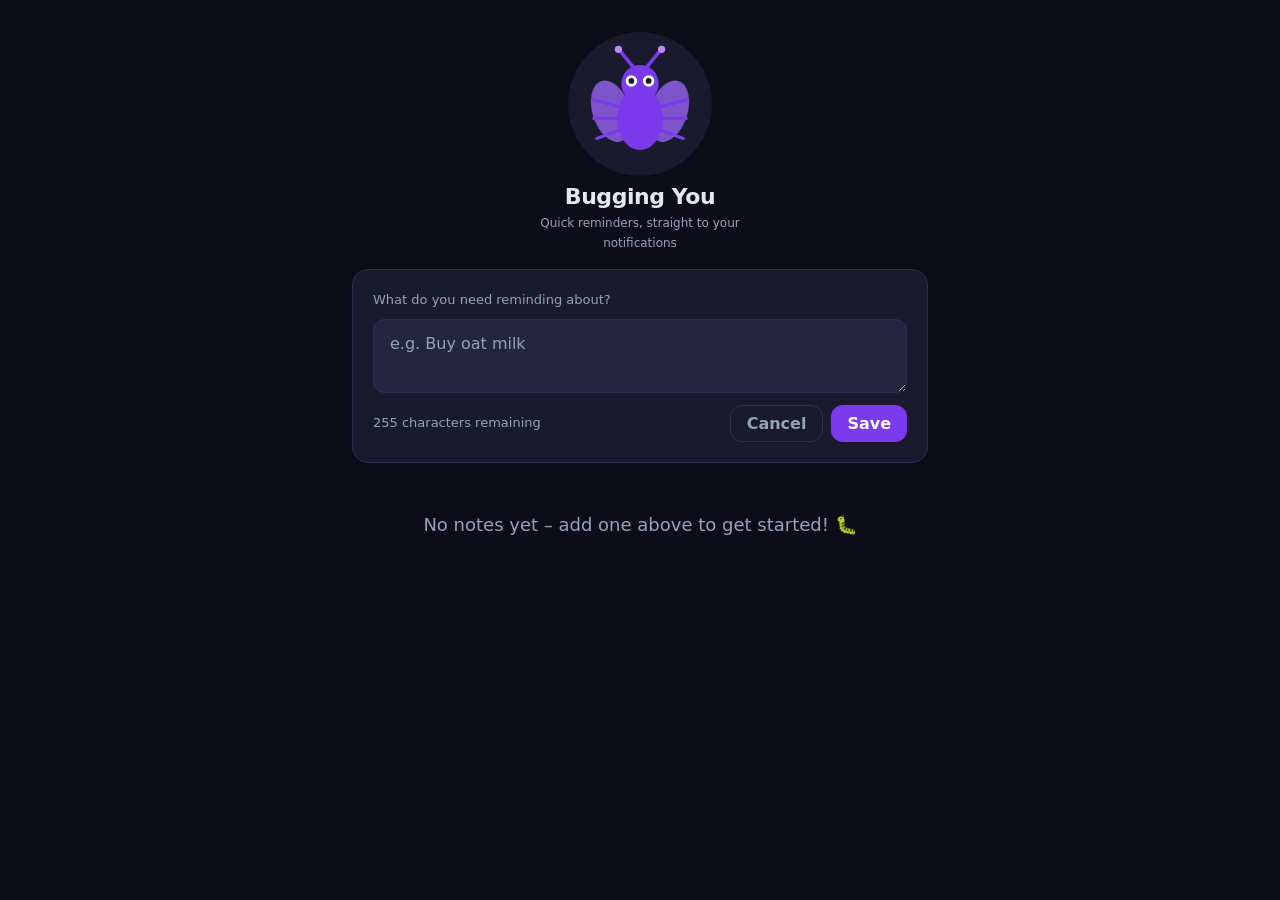
<file: index.html>
<!DOCTYPE html>
<html lang="en">
  <head>
    <meta charset="UTF-8" />
    <meta name="viewport" content="width=device-width, initial-scale=1.0" />
    <meta name="theme-color" content="#0d0d1a" />
    <meta name="description" content="Quick reminders, straight to your OS notifications." />

    <!-- PWA / installability -->
    <link rel="manifest" href="/manifest.json" />

    <!-- iOS PWA support: Safari reads these rather than the manifest -->
    <meta name="apple-mobile-web-app-capable" content="yes" />
    <meta name="apple-mobile-web-app-status-bar-style" content="black-translucent" />
    <meta name="apple-mobile-web-app-title" content="Bugging You" />
    <link rel="apple-touch-icon" href="/icons/icon.svg" />

    <link rel="icon" href="/icons/icon.svg" type="image/svg+xml" />

    <title>Bugging You</title>
    <link rel="stylesheet" href="/styles.css" />
  </head>
  <body>
    <main class="app-main">
      <header class="app-header">
        <img src="/icons/icon.svg" alt="" class="header-logo" aria-hidden="true" />
        <div class="header-text">
          <h1 class="app-title">Bugging You</h1>
          <p class="app-tagline">Quick reminders, straight to your notifications</p>
        </div>
      </header>

      <!-- Note input form -->
      <section class="form-section" aria-label="Add or edit a note">
        <form id="note-form" novalidate>
          <label for="note-input" class="form-label">
            What do you need reminding about?
          </label>

          <div class="input-row">
            <textarea
              id="note-input"
              name="note"
              class="note-input"
              placeholder="e.g. Buy oat milk"
              maxlength="255"
              rows="2"
              aria-describedby="char-count"
              autocomplete="off"
              spellcheck="true"
            ></textarea>
          </div>

          <div class="form-footer">
            <span
              id="char-count"
              class="char-count"
              aria-live="polite"
              aria-atomic="true"
            >255 characters remaining</span>

            <div class="form-actions">
              <button
                id="cancel-btn"
                type="button"
                class="btn btn--ghost"
                hidden
              >Cancel</button>

              <button
                id="save-btn"
                type="submit"
                class="btn btn--primary"
                aria-label="Save note"
              >Save</button>
            </div>
          </div>
        </form>
      </section>

      <!-- Notes list -->
      <section class="notes-section" aria-label="Your notes">
        <ul id="notes-list" class="notes-list"></ul>

        <p id="empty-state" class="empty-state" hidden>
          No notes yet – add one above to get started! 🐛
        </p>
      </section>

    </main>

    <!--
      type="module" gives us:
        • native import/export support (no bundler needed)
        • automatic defer (script runs after HTML is parsed)
        • strict mode by default
        • no global scope pollution
    -->
    <script type="module" src="/app.js"></script>
  </body>
</html>
</file>
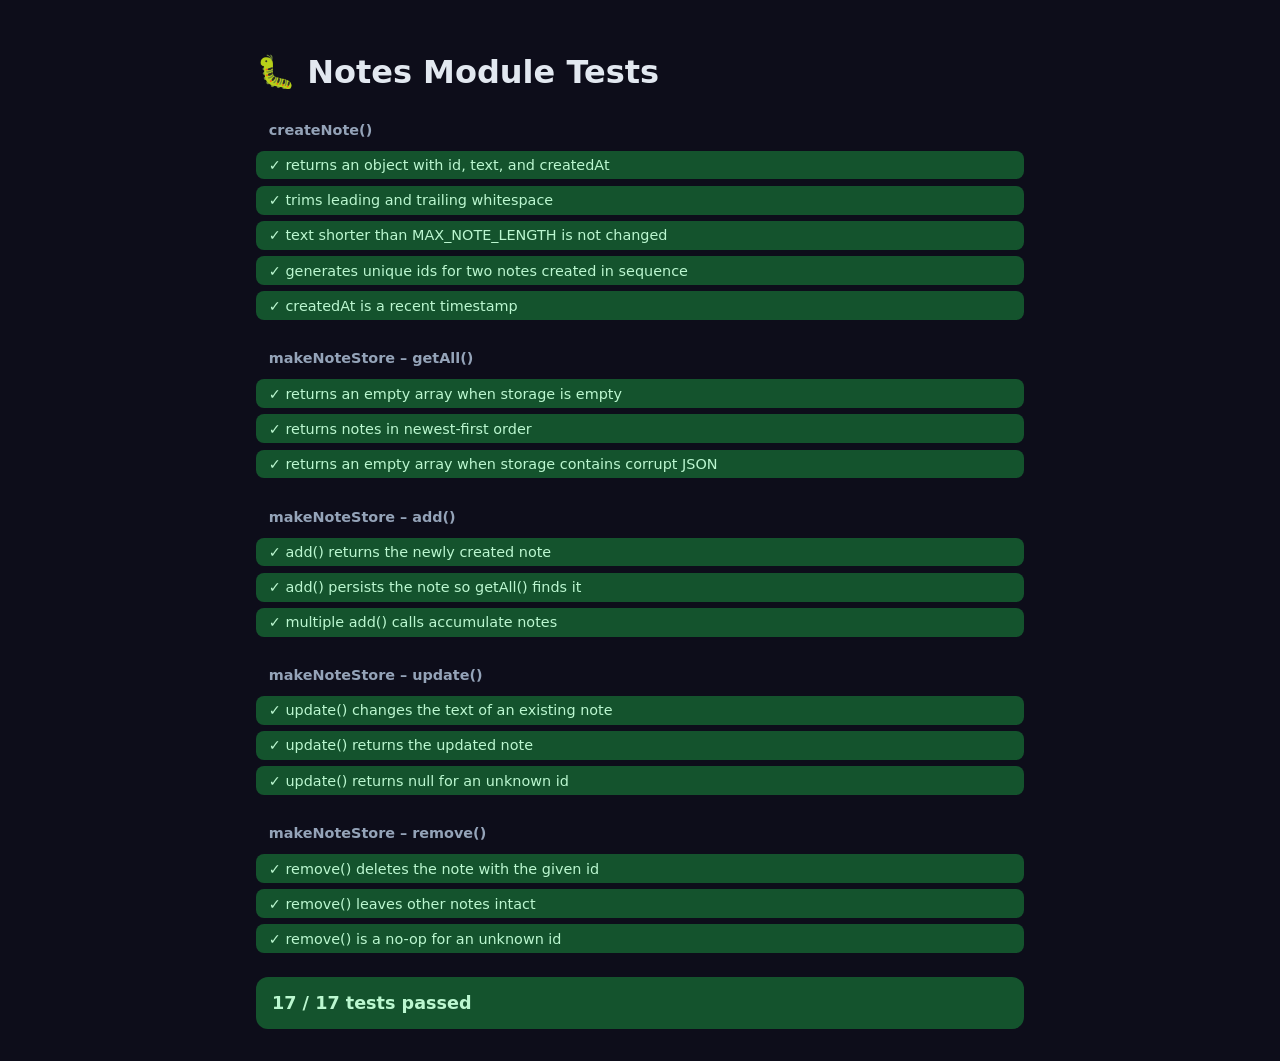
<file: tests/notes.test.html>
<!DOCTYPE html>
<!--
  Browser-based unit tests for the notes.js module.
  Open this file in a browser (or serve it from a local server) to run the
  tests.  No dependencies needed – the test runner is implemented inline.

  To run: npx serve . then navigate to /tests/notes.test.html
          OR: python3 -m http.server 8080 and open localhost:8080/tests/notes.test.html
-->
<html lang="en">
  <head>
    <meta charset="UTF-8" />
    <meta name="viewport" content="width=device-width, initial-scale=1.0" />
    <title>Notes Module Tests</title>
    <style>
      body {
        font-family: system-ui, sans-serif;
        background: #0d0d1a;
        color: #e2e8f0;
        padding: 2rem;
        max-width: 48rem;
        margin: 0 auto;
      }
      h1 { margin-bottom: 1rem; }
      ul { list-style: none; padding: 0; }
      li {
        padding: 0.4rem 0.8rem;
        margin-bottom: 0.4rem;
        border-radius: 0.5rem;
        font-size: 0.9rem;
      }
      .pass { background: #14532d; color: #bbf7d0; }
      .fail { background: #7f1d1d; color: #fecaca; }
      .suite { margin-top: 1.5rem; font-weight: 700; color: #94a3b8; }
      #summary {
        margin-top: 1.5rem;
        padding: 1rem;
        border-radius: 0.75rem;
        font-weight: 700;
        font-size: 1.1rem;
      }
      .summary-pass { background: #14532d; color: #bbf7d0; }
      .summary-fail { background: #7f1d1d; color: #fecaca; }
    </style>
  </head>
  <body>
    <h1>🐛 Notes Module Tests</h1>
    <ul id="results"></ul>
    <div id="summary"></div>

    <script type="module">
      import { createNote, makeNoteStore, MAX_NOTE_LENGTH, STORAGE_KEY } from '../notes.js';

      // -----------------------------------------------------------------------
      // Minimal test runner
      // -----------------------------------------------------------------------

      const results = document.getElementById('results');
      const summary = document.getElementById('summary');
      let passed = 0;
      let failed = 0;

      /** Runs a named test function and logs pass/fail to the DOM. */
      function test(name, fn) {
        try {
          fn();
          passed++;
          results.insertAdjacentHTML('beforeend', `<li class="pass">✓ ${name}</li>`);
        } catch (err) {
          failed++;
          results.insertAdjacentHTML('beforeend',
            `<li class="fail">✗ ${name}<br><small>${err.message}</small></li>`);
        }
      }

      /** Groups tests under a visible heading. */
      function suite(name) {
        results.insertAdjacentHTML('beforeend', `<li class="suite">${name}</li>`);
      }

      function assert(condition, message = 'assertion failed') {
        if (!condition) throw new Error(message);
      }

      function assertEqual(actual, expected) {
        if (actual !== expected) {
          throw new Error(`expected ${JSON.stringify(expected)}, got ${JSON.stringify(actual)}`);
        }
      }

      function assertNotNull(value) {
        if (value === null || value === undefined) {
          throw new Error(`expected a value, got ${value}`);
        }
      }

      // -----------------------------------------------------------------------
      // Fake in-memory storage (mirrors the Storage interface we care about)
      // -----------------------------------------------------------------------

      /** Returns a fresh fake storage instance for each test to prevent bleed. */
      function makeFakeStorage() {
        const map = new Map();
        return {
          getItem:    (key) => map.get(key) ?? null,
          setItem:    (key, value) => map.set(key, value),
          removeItem: (key) => map.delete(key),
        };
      }

      // -----------------------------------------------------------------------
      // createNote()
      // -----------------------------------------------------------------------

      suite('createNote()');

      test('returns an object with id, text, and createdAt', () => {
        const note = createNote('buy milk');
        assert(typeof note.id === 'string',    'id is a string');
        assert(typeof note.text === 'string',  'text is a string');
        assert(typeof note.createdAt === 'number', 'createdAt is a number');
      });

      test('trims leading and trailing whitespace', () => {
        const note = createNote('  hello world  ');
        assertEqual(note.text, 'hello world');
      });

      test('text shorter than MAX_NOTE_LENGTH is not changed', () => {
        const note = createNote('short');
        assertEqual(note.text, 'short');
      });

      test('generates unique ids for two notes created in sequence', () => {
        const a = createNote('a');
        const b = createNote('b');
        assert(a.id !== b.id, 'ids must differ');
      });

      test('createdAt is a recent timestamp', () => {
        const before = Date.now();
        const note = createNote('ts test');
        const after = Date.now();
        assert(note.createdAt >= before, 'createdAt >= before');
        assert(note.createdAt <= after,  'createdAt <= after');
      });

      // -----------------------------------------------------------------------
      // makeNoteStore – getAll()
      // -----------------------------------------------------------------------

      suite('makeNoteStore – getAll()');

      test('returns an empty array when storage is empty', () => {
        const store = makeNoteStore(makeFakeStorage());
        assertEqual(store.getAll().length, 0);
      });

      test('returns notes in newest-first order', () => {
        const storage = makeFakeStorage();
        // Write notes directly with distinct, known timestamps so the sort
        // result is deterministic regardless of clock resolution on the machine.
        const raw = [
          { id: 'a', text: 'oldest', createdAt: 1000 },
          { id: 'b', text: 'middle', createdAt: 2000 },
          { id: 'c', text: 'newest', createdAt: 3000 },
        ];
        storage.setItem(STORAGE_KEY, JSON.stringify(raw));
        const store = makeNoteStore(storage);
        const notes = store.getAll();
        assertEqual(notes[0].text, 'newest');
        assertEqual(notes[1].text, 'middle');
        assertEqual(notes[2].text, 'oldest');
      });

      test('returns an empty array when storage contains corrupt JSON', () => {
        const storage = makeFakeStorage();
        storage.setItem(STORAGE_KEY, 'not-json{{{');
        const store = makeNoteStore(storage);
        assertEqual(store.getAll().length, 0);
      });

      // -----------------------------------------------------------------------
      // makeNoteStore – add()
      // -----------------------------------------------------------------------

      suite('makeNoteStore – add()');

      test('add() returns the newly created note', () => {
        const store = makeNoteStore(makeFakeStorage());
        const note = store.add('hello');
        assertNotNull(note);
        assertEqual(note.text, 'hello');
      });

      test('add() persists the note so getAll() finds it', () => {
        const store = makeNoteStore(makeFakeStorage());
        store.add('persisted');
        assertEqual(store.getAll().length, 1);
        assertEqual(store.getAll()[0].text, 'persisted');
      });

      test('multiple add() calls accumulate notes', () => {
        const store = makeNoteStore(makeFakeStorage());
        store.add('a');
        store.add('b');
        store.add('c');
        assertEqual(store.getAll().length, 3);
      });

      // -----------------------------------------------------------------------
      // makeNoteStore – update()
      // -----------------------------------------------------------------------

      suite('makeNoteStore – update()');

      test('update() changes the text of an existing note', () => {
        const store = makeNoteStore(makeFakeStorage());
        const note = store.add('original');
        store.update(note.id, 'updated');
        const found = store.getAll().find(n => n.id === note.id);
        assertNotNull(found);
        assertEqual(found.text, 'updated');
      });

      test('update() returns the updated note', () => {
        const store = makeNoteStore(makeFakeStorage());
        const note = store.add('original');
        const updated = store.update(note.id, 'new text');
        assertNotNull(updated);
        assertEqual(updated.text, 'new text');
      });

      test('update() returns null for an unknown id', () => {
        const store = makeNoteStore(makeFakeStorage());
        const result = store.update('no-such-id', 'anything');
        assertEqual(result, null);
      });

      // -----------------------------------------------------------------------
      // makeNoteStore – remove()
      // -----------------------------------------------------------------------

      suite('makeNoteStore – remove()');

      test('remove() deletes the note with the given id', () => {
        const store = makeNoteStore(makeFakeStorage());
        const note = store.add('to remove');
        store.remove(note.id);
        assertEqual(store.getAll().length, 0);
      });

      test('remove() leaves other notes intact', () => {
        const store = makeNoteStore(makeFakeStorage());
        const a = store.add('keep me');
        const b = store.add('delete me');
        store.remove(b.id);
        const all = store.getAll();
        assertEqual(all.length, 1);
        assertEqual(all[0].id, a.id);
      });

      test('remove() is a no-op for an unknown id', () => {
        const store = makeNoteStore(makeFakeStorage());
        store.add('safe');
        store.remove('no-such-id');
        assertEqual(store.getAll().length, 1);
      });

      // -----------------------------------------------------------------------
      // Summary
      // -----------------------------------------------------------------------

      const total = passed + failed;
      summary.textContent = `${passed} / ${total} tests passed`;
      summary.className = failed === 0 ? 'summary-pass' : 'summary-fail';
    </script>
  </body>
</html>
</file>
<file: styles.css>
/* ============================================================
   Design tokens
   All colour, spacing, and typography decisions live here so
   the rest of the stylesheet never has raw values.
   ============================================================ */
:root {
  /* Palette */
  --color-bg:            #0d0d1a;
  --color-surface:       #1a1a2e;
  --color-surface-raised:#252542;
  --color-border:        #2e2e52;
  --color-accent:        #7c3aed;
  --color-accent-hover:  #6d28d9;
  --color-accent-text:   #fff;
  --color-text:          #e2e8f0;
  --color-text-muted:    #94a3b8;
  --color-warn:          #f59e0b;
  --color-danger:        #ef4444;
  --color-danger-hover:  #dc2626;
  --color-swipe-delete-bg:#a4525e;
  --swipe-danger-opacity-max: 0.6;
  --color-editing-glow:  rgba(124, 58, 237, 0.25);

  /* Typography */
  --font-family: system-ui, -apple-system, "Segoe UI", Roboto, sans-serif;
  --font-size-sm:   0.8125rem;  /* 13 px */
  --font-size-base: 1rem;       /* 16 px */
  --font-size-lg:   1.125rem;   /* 18 px */
  --font-size-xl:   1.5rem;     /* 24 px */
  --font-size-hero-title: 1.375rem;
  --font-size-hero-tagline: 0.75rem;

  /* Spacing */
  --space-1: 0.25rem;
  --space-2: 0.5rem;
  --space-3: 0.75rem;
  --space-4: 1rem;
  --space-5: 1.25rem;
  --space-6: 1.5rem;
  --space-8: 2rem;

  /* Radii */
  --radius-sm:   0.375rem;
  --radius-md:   0.75rem;
  --radius-lg:   1rem;
  --radius-full: 9999px;

  /* Transitions */
  --transition-fast: 150ms ease;
  --transition-swipe: 220ms ease;
}

/* ============================================================
   Reset / base
   ============================================================ */
*,
*::before,
*::after {
  box-sizing: border-box;
  margin: 0;
  padding: 0;
}

html {
  /* Prevent font-size inflation on mobile browsers */
  -webkit-text-size-adjust: 100%;
  text-size-adjust: 100%;
}

body {
  background-color: var(--color-bg);
  color: var(--color-text);
  font-family: var(--font-family);
  font-size: var(--font-size-base);
  line-height: 1.6;
  min-height: 100dvh;
}

/* Skip-to-content link for keyboard users – visible only on focus */
.skip-link {
  position: absolute;
  top: var(--space-4);
  left: var(--space-4);
  background: var(--color-accent);
  color: var(--color-accent-text);
  padding: var(--space-2) var(--space-4);
  border-radius: var(--radius-sm);
  transform: translateY(-120%);
  transition: transform var(--transition-fast);
  z-index: 100;
  font-weight: 600;
}
.skip-link:focus {
  transform: translateY(0);
}

/* ============================================================
   Header
   ============================================================ */
.app-header {
  display: flex;
  flex-direction: column;
  align-items: center;
  gap: var(--space-2);
  padding: var(--space-8) var(--space-4) 0;
  text-align: center;
}

.header-logo {
  width: 9rem;
  height: 9rem;
  flex-shrink: 0;
  border-radius: var(--radius-full);
}

.header-text {
  display: flex;
  flex-direction: column;
  align-items: center;
  gap: var(--space-1);
}

.app-title {
  font-size: var(--font-size-hero-title);
  font-weight: 700;
  line-height: 1.2;
  letter-spacing: -0.02em;
}

.app-tagline {
  font-size: var(--font-size-hero-tagline);
  color: var(--color-text-muted);
  max-width: 32ch;
}

/* ============================================================
   Main content area
   ============================================================ */
.app-main {
  max-width: 38rem;
  margin: 0 auto;
  padding: 0 var(--space-4) var(--space-6);
  display: flex;
  flex-direction: column;
  gap: var(--space-4);
}

/* ============================================================
   Note form
   ============================================================ */
.form-section {
  background-color: var(--color-surface);
  border: 1px solid var(--color-border);
  border-radius: var(--radius-lg);
  padding: var(--space-5);
}

/* Accent-colour left border signals "edit mode" visually */
[data-editing] .form-section,
.form-section:has([data-editing]) {
  border-left: 3px solid var(--color-accent);
}

.form-label {
  display: block;
  font-size: var(--font-size-sm);
  color: var(--color-text-muted);
  margin-bottom: var(--space-2);
  font-weight: 500;
}

.note-input {
  display: block;
  width: 100%;
  background-color: var(--color-surface-raised);
  color: var(--color-text);
  border: 1px solid var(--color-border);
  border-radius: var(--radius-md);
  padding: var(--space-3) var(--space-4);
  font-family: inherit;
  font-size: var(--font-size-base);
  line-height: 1.5;
  resize: vertical;
  transition: border-color var(--transition-fast), box-shadow var(--transition-fast);
}

.note-input::placeholder {
  color: var(--color-text-muted);
}

.note-input:focus {
  outline: none;
  border-color: var(--color-accent);
  box-shadow: 0 0 0 3px rgba(124, 58, 237, 0.35);
}

.form-footer {
  display: flex;
  align-items: center;
  justify-content: space-between;
  gap: var(--space-3);
  margin-top: var(--space-3);
  flex-wrap: wrap;
}

.char-count {
  font-size: var(--font-size-sm);
  color: var(--color-text-muted);
}

/* Warn the user when they're close to the character limit */
.char-count--warn {
  color: var(--color-warn);
  font-weight: 600;
}

.char-count--limit {
  color: var(--color-danger);
  font-weight: 700;
}

.form-actions {
  display: flex;
  gap: var(--space-2);
}

/* ============================================================
   Buttons
   ============================================================ */
.btn {
  display: inline-flex;
  align-items: center;
  gap: var(--space-2);
  padding: var(--space-2) var(--space-4);
  border: none;
  border-radius: var(--radius-md);
  font-family: inherit;
  font-size: var(--font-size-base);
  font-weight: 600;
  cursor: pointer;
  transition: background-color var(--transition-fast), box-shadow var(--transition-fast);
  white-space: nowrap;
}

/* Primary – save / update actions */
.btn--primary {
  background-color: var(--color-accent);
  color: var(--color-accent-text);
}

.btn--primary:hover {
  background-color: var(--color-accent-hover);
}

/* Ghost – cancel action */
.btn--ghost {
  background-color: transparent;
  color: var(--color-text-muted);
  border: 1px solid var(--color-border);
}

.btn--ghost:hover {
  background-color: var(--color-surface-raised);
  color: var(--color-text);
}

/* Shared focus ring – WCAG AA requires a visible, distinct focus indicator */
.btn:focus-visible,
.note-input:focus-visible,
.action-btn:focus-visible {
  outline: 3px solid var(--color-accent);
  outline-offset: 2px;
}

/* ============================================================
   Notes list
   ============================================================ */
.notes-list {
  list-style: none;
  display: flex;
  flex-direction: column;
  gap: var(--space-3);
}

.note-item {
  --swipe-offset: 0px;
  --swipe-progress: 0;
  background-color: var(--color-surface);
  border: 1px solid var(--color-border);
  border-radius: var(--radius-lg);
  padding: var(--space-4);
  position: relative;
  overflow: hidden;
  display: flex;
  flex-direction: column;
  gap: var(--space-3);
  transform: translateX(var(--swipe-offset));
  touch-action: pan-y;
  transition: transform var(--transition-swipe), border-color var(--transition-fast), box-shadow var(--transition-fast);
}

.note-item::before {
  content: '';
  position: absolute;
  inset: 0;
  background-color: var(--color-swipe-delete-bg);
  opacity: calc(var(--swipe-progress) * var(--swipe-danger-opacity-max));
  transition: opacity var(--transition-swipe);
  pointer-events: none;
}

.note-item > * {
  position: relative;
  z-index: 1;
}

.note-item--swiping,
.note-item--swiping::before {
  transition: none;
}

.note-item:hover {
  border-color: rgba(124, 58, 237, 0.4);
}

/* Visual highlight while this note is being edited */
.note-item--editing {
  border-color: var(--color-accent);
  box-shadow: 0 0 0 3px var(--color-editing-glow);
}

.note-text {
  font-size: var(--font-size-base);
  line-height: 1.5;
  word-break: break-word;
}

.note-actions {
  display: flex;
  gap: var(--space-2);
  flex-wrap: wrap;
}

/* Action buttons inside a note card */
.action-btn {
  display: inline-flex;
  align-items: center;
  gap: var(--space-1);
  padding: var(--space-1) var(--space-3);
  background-color: var(--color-surface-raised);
  border: 1px solid var(--color-border);
  border-radius: var(--radius-full);
  color: var(--color-text);
  font-family: inherit;
  font-size: var(--font-size-sm);
  font-weight: 500;
  cursor: pointer;
  transition: background-color var(--transition-fast), border-color var(--transition-fast);
}

.action-btn:hover {
  background-color: var(--color-border);
}

/* A disabled action button (e.g. Edit while the note is already open for
   editing) stays in the layout but cannot be activated. */
.action-btn:disabled {
  opacity: 0.35;
  cursor: not-allowed;
  pointer-events: none;
}

/* "Bug me" gets the accent colour to draw attention */
.bug-btn:hover {
  background-color: var(--color-accent);
  border-color: var(--color-accent);
  color: var(--color-accent-text);
}

/* "Remove" gets a danger colour */
.remove-btn:hover {
  background-color: var(--color-danger);
  border-color: var(--color-danger);
  color: #fff;
}

.btn-icon {
  font-size: 1em;
  line-height: 1;
}

/* The label text is visible by default – it's intentional here.
   The emoji + text combination supports the "whimsical and friendly" UI
   direction from the README while remaining accessible.              */
.btn-label {
  line-height: 1;
}

/* ============================================================
   Empty state
   ============================================================ */
.empty-state {
  text-align: center;
  color: var(--color-text-muted);
  padding: var(--space-8) var(--space-4);
  font-size: var(--font-size-lg);
}

/* ============================================================
   Responsive adjustments
   ============================================================ */
@media (max-width: 480px) {
  .app-header {
    padding-top: var(--space-6);
  }

  .header-logo {
    width: 7rem;
    height: 7rem;
  }

  .app-main {
    padding: 0 var(--space-3) var(--space-4);
  }

  .form-section {
    padding: var(--space-4);
  }
}
</file>
